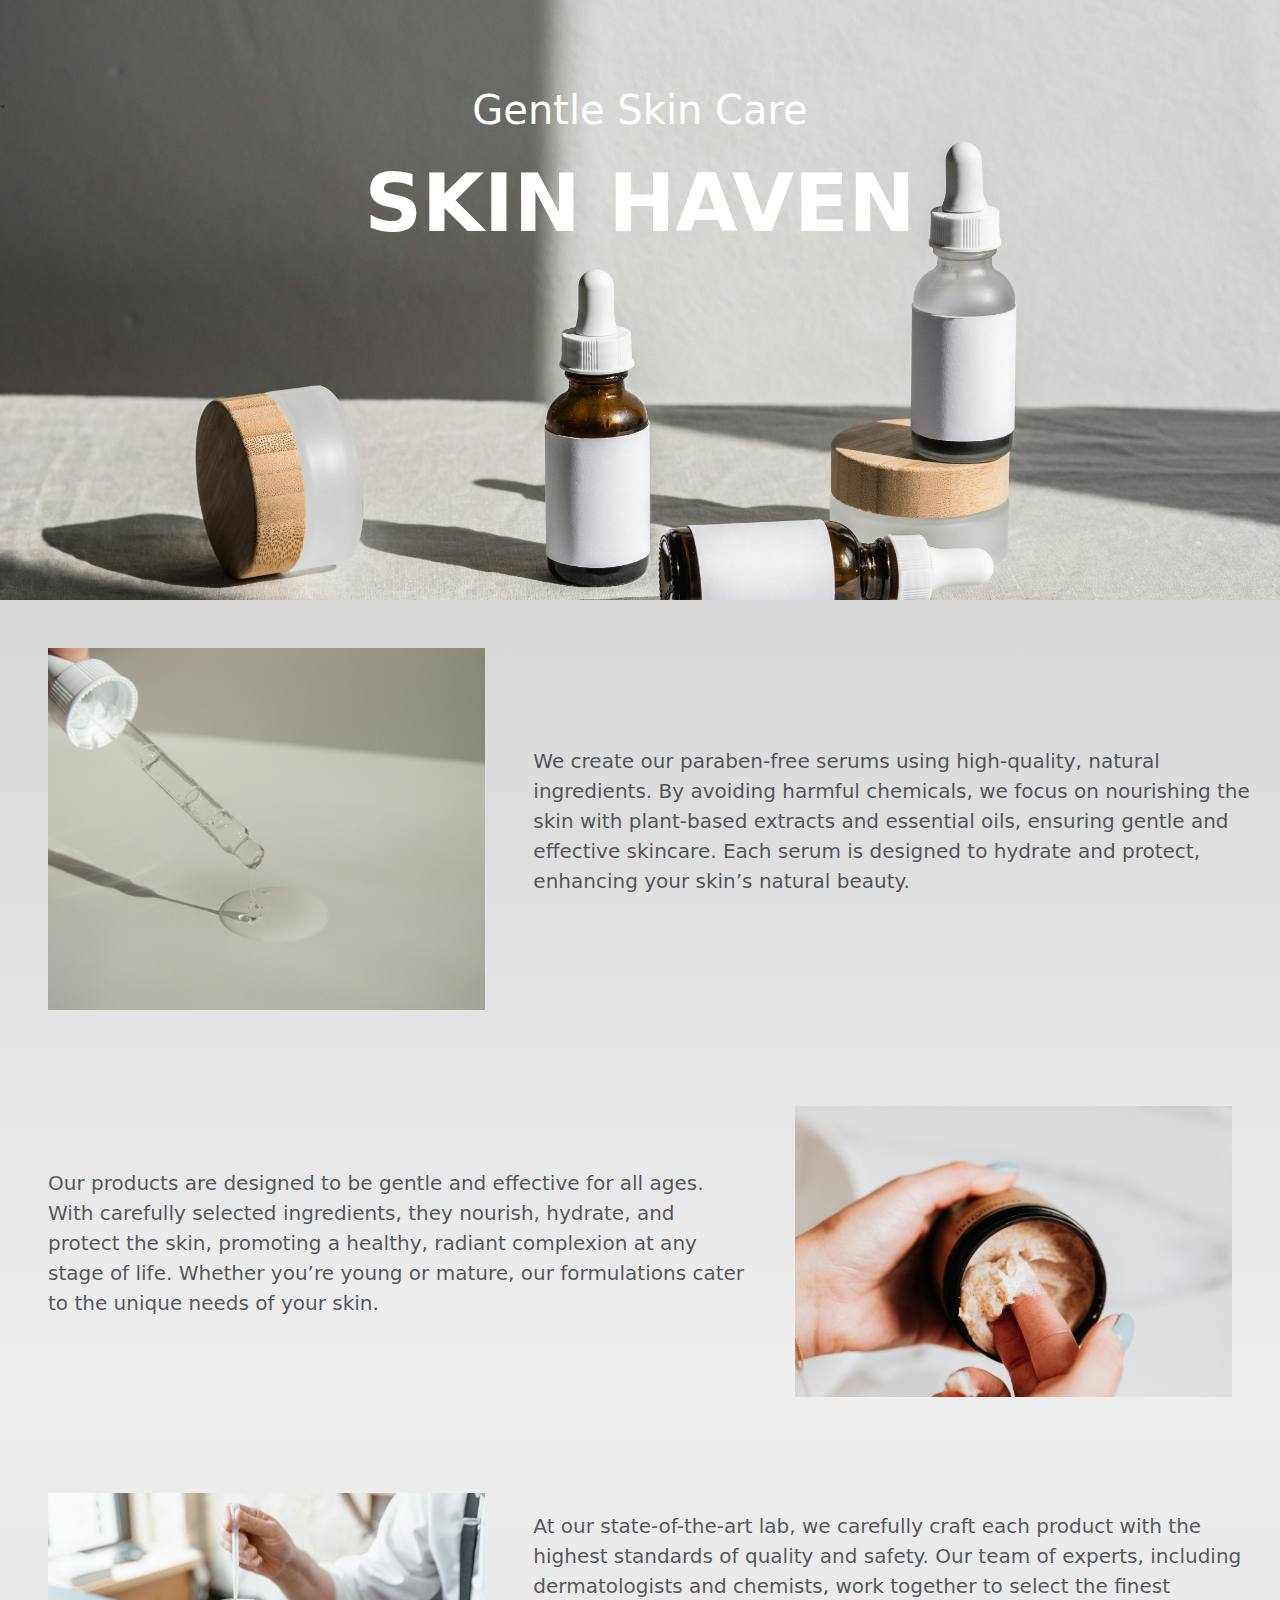
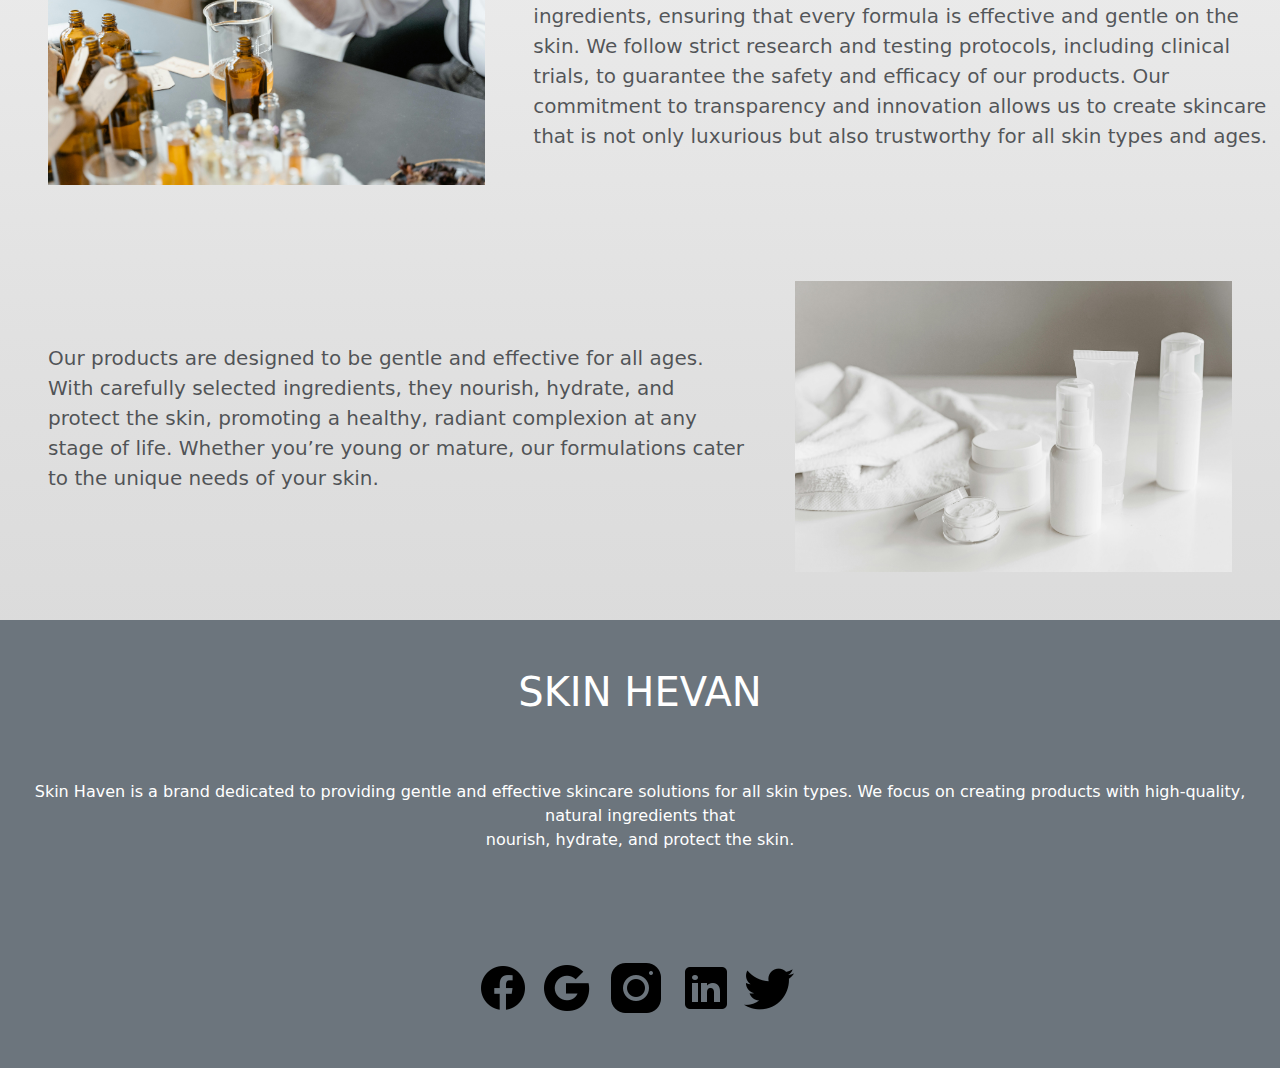
<file: about/index.html>
<!DOCTYPE html>
<html lang="en">
  <head>
    <meta charset="UTF-8" />
    <meta name="viewport" content="width=device-width, initial-scale=1.0" />
    <link
      rel="stylesheet"
      href="https://cdn.jsdelivr.net/npm/bootstrap@5.3.3/dist/css/bootstrap.min.css"
    />

    <link rel="stylesheet" href="/css/style.css" />
    <title>About Us</title>
  </head>
  <body>
    
    <div>
      <div class="text-center bg-img">
        <p class="fs-1 text-center text-white">Gentle Skin Care</p>
        <h1 class="display-1 fw-semibold text-white text-white">SKIN HAVEN</h1>
        <div class="logo" style="margin-top: -190px; margin-left: -950px;">
          <a href="/index.html"><img src="/images/nobg.png" alt=""></a>
        </div> 
      </div>
      

      <!-- 02-->

      

      <div class="row no-gutter">
        <div class="col-5 text-center">
          <img
            src="/about/img/pexels-jill-burrow-6387845.jpg"
            class="w-100 p-5"
            alt=""
          />
        </div>
        <div class="col-7 m-auto fs-5 text-body-secondary">
          <p class="" style="max-width: 800px">
            We create our paraben-free serums using high-quality, natural
            ingredients. By avoiding harmful chemicals, we focus on nourishing
            the skin with plant-based extracts and essential oils, ensuring
            gentle and effective skincare. Each serum is designed to hydrate and
            protect, enhancing your skin’s natural beauty.
          </p>
        </div>
      </div>

      <!-- 03-->
      <div class="row no-gutter">
        <div class="col-7 m-auto fs-5 text-body-secondary">
          <p class="ms-5" style="max-width: 800px">
            Our products are designed to be gentle and effective for all ages.
            With carefully selected ingredients, they nourish, hydrate, and
            protect the skin, promoting a healthy, radiant complexion at any
            stage of life. Whether you’re young or mature, our formulations
            cater to the unique needs of your skin.
          </p>
        </div>
        <div class="col-5 text-center">
          <img
            src="/about/img/pexels-karolina-grabowska-4735941.jpg"
            class="w-100 p-5 rounded"
            alt=""
          />
        </div>
      </div>

      <!-- 04 -->
      <div class="row no-gutter">
        <div class="col-5 text-center">
          <img
            src="/about/img/pexels-mart-production-8450516.jpg"
            class="w-100 p-5"
            alt=""
          />
        </div>
        <div class="col-7 m-auto fs-5 text-body-secondary">
          <p class="" style="max-width: 800px">
            At our state-of-the-art lab, we carefully craft each product with
            the highest standards of quality and safety. Our team of experts,
            including dermatologists and chemists, work together to select the
            finest ingredients, ensuring that every formula is effective and
            gentle on the skin. We follow strict research and testing protocols,
            including clinical trials, to guarantee the safety and efficacy of
            our products. Our commitment to transparency and innovation allows
            us to create skincare that is not only luxurious but also
            trustworthy for all skin types and ages.
          </p>
        </div>
      </div>

      <!-- 05 -->
      <div class="row no-gutter">
        <div class="col-7 m-auto fs-5 text-body-secondary">
          <p class="ms-5" style="max-width: 800px">
            Our products are designed to be gentle and effective for all ages.
            With carefully selected ingredients, they nourish, hydrate, and
            protect the skin, promoting a healthy, radiant complexion at any
            stage of life. Whether you’re young or mature, our formulations
            cater to the unique needs of your skin.
          </p>
        </div>
        <div class="col-5 text-center">
          <img
            src="/about/img/pexels-roman-odintsov-7691164.jpg"
            class="w-100 p-5 rounded"
            alt=""
          />
        </div>
      </div>
      

      <!--  footer -->
      <div class="footer bg-secondary text-white text-center">
        <h1 class="p-5">SKIN HEVAN</h1>
        <p class="mb-5 p-2">
          Skin Haven is a brand dedicated to providing gentle and effective
          skincare solutions for all skin types. We focus on creating products
          with high-quality, natural ingredients that<br />
          nourish, hydrate, and protect the skin.
        </p>
        <div class="p-5 grid gap-3">
          <a href="https://www.facebook.com/" target="_blank"
            ><img src="/images/facebook.png" class="img pe-2" alt=""
          /></a>

          <a href="https://www.google.com/" target="_blank"
            ><img src="/images/google.png" class="img pe-2" alt=""
          /></a>

          <a href="https://www.instagram.com/" target="_blank"
            ><img src="/images/instagram.png" class="img pe-2" alt=""
          /></a>

          <a href="https://in.linkedin.com/" target="_blank"
            ><img src="/images/linkdin.png" class="img pe-2" alt=""
          /></a>

          <a
            href="https://x.com/i/flow/login?input_flow_data=%7B%22requested_variant%22%3A%22eyJsYW5nIjoiZW4ifQ%3D%3D%22%7D"
            target="_blank"
            ><img src="/images/twitter.png" alt="" class="img pe-2"
          /></a>
        </div>
      </div>
      <!-- footer -->
       
    </div>
  </body>
</html>
</file>
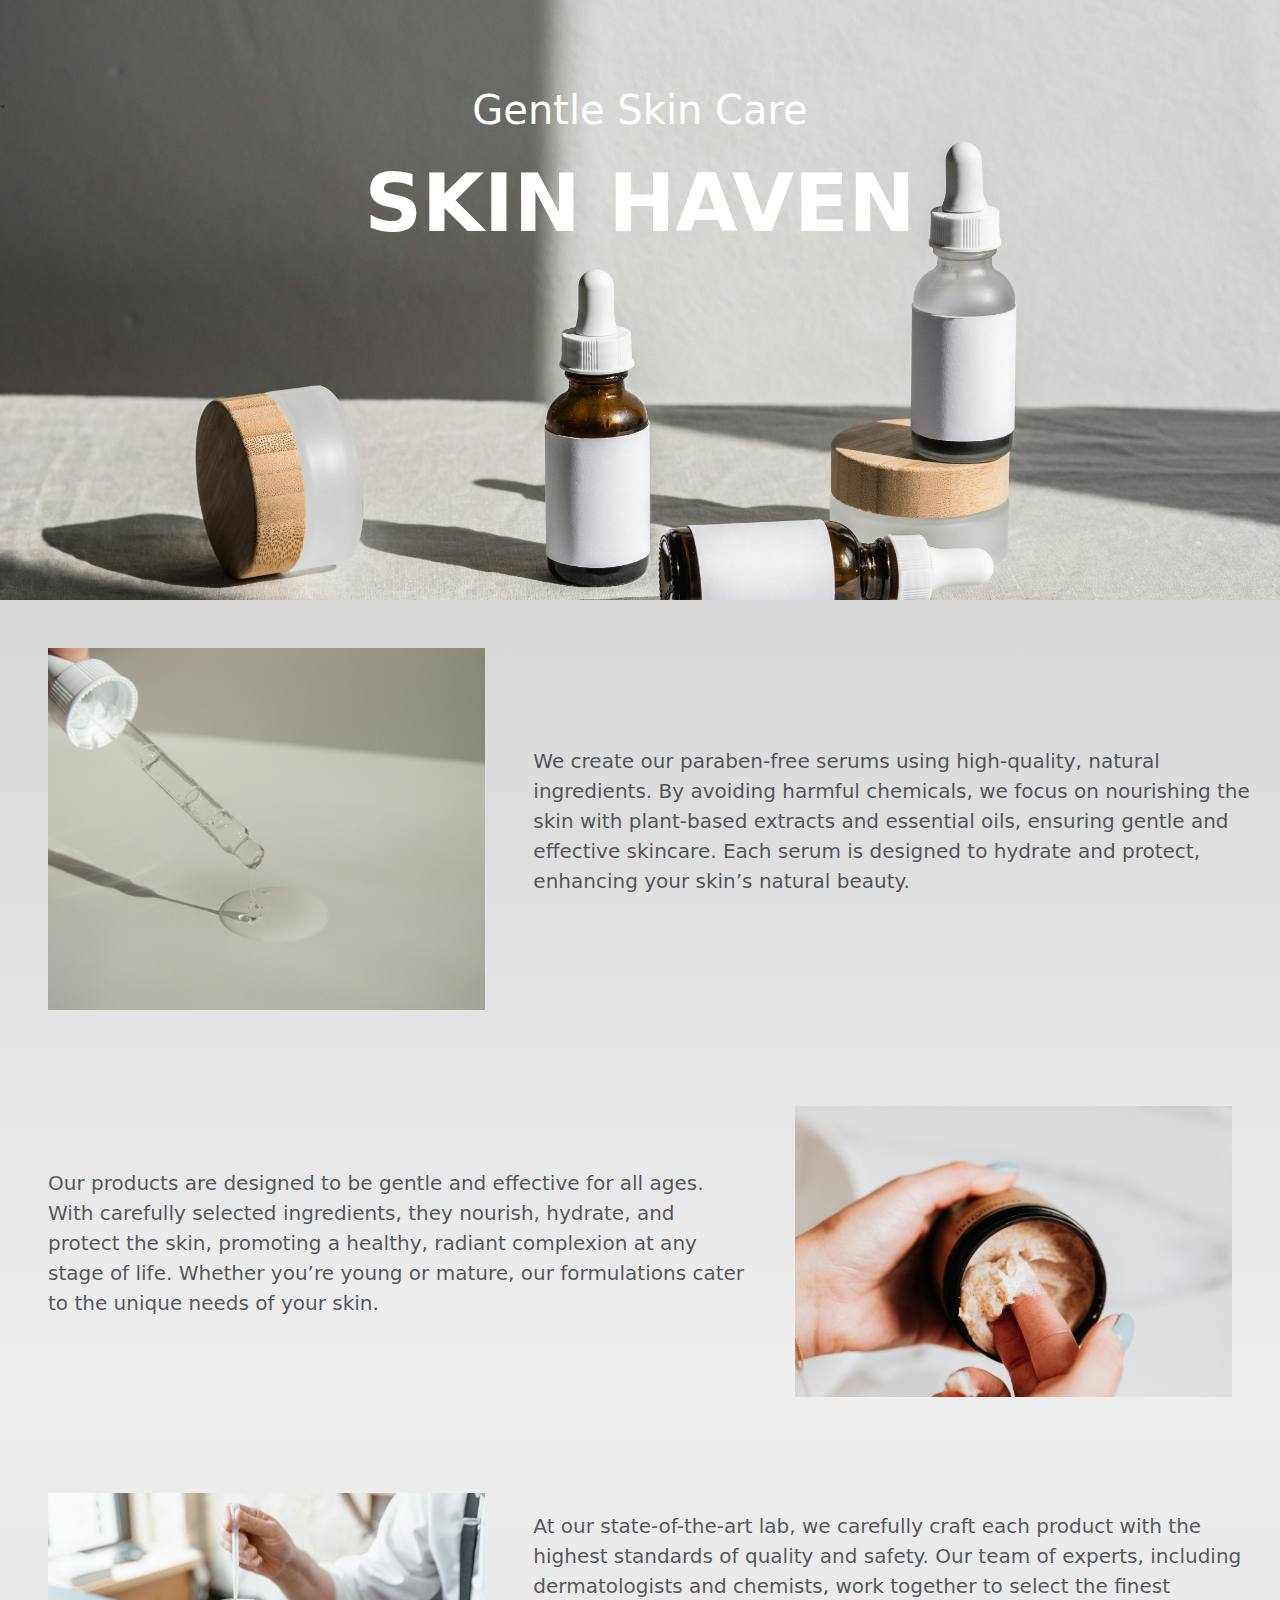
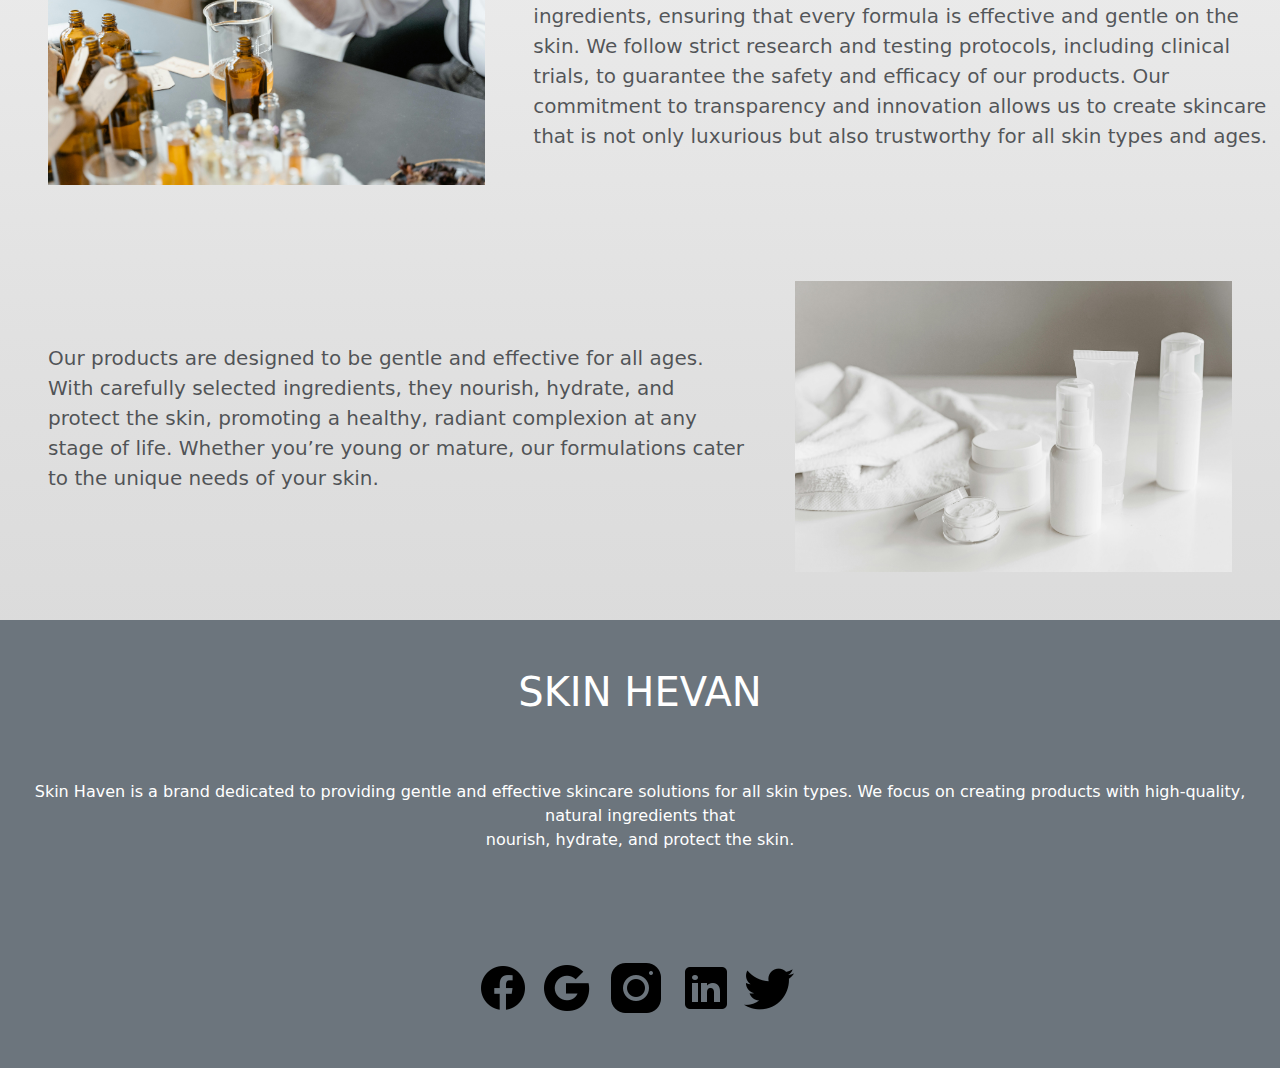
<file: about/about.html>
<!DOCTYPE html>
<html lang="en">
  <head>
    <meta charset="UTF-8" />
    <meta name="viewport" content="width=device-width, initial-scale=1.0" />
    <link
      rel="stylesheet"
      href="https://cdn.jsdelivr.net/npm/bootstrap@5.3.3/dist/css/bootstrap.min.css"
    />

    <link rel="stylesheet" href="/style.css" />
    <title>About Us</title>
  </head>
  <body>
    
    <div>
      <div class="text-center bg-img">
        <p class="fs-1 text-center text-white">Gentle Skin Care</p>
        <h1 class="display-1 fw-semibold text-white text-white">SKIN HAVEN</h1>
        <div class="logo" style="margin-top: -190px; margin-left: -950px;">
          <a href="/index.html"><img src="/images/nobg.png" alt=""></a>
        </div> 
      </div>
      

      <!-- 02-->

      

      <div class="row no-gutter">
        <div class="col-5 text-center">
          <img
            src="/about/img/pexels-jill-burrow-6387845.jpg"
            class="w-100 p-5"
            alt=""
          />
        </div>
        <div class="col-7 m-auto fs-5 text-body-secondary">
          <p class="" style="max-width: 800px">
            We create our paraben-free serums using high-quality, natural
            ingredients. By avoiding harmful chemicals, we focus on nourishing
            the skin with plant-based extracts and essential oils, ensuring
            gentle and effective skincare. Each serum is designed to hydrate and
            protect, enhancing your skin’s natural beauty.
          </p>
        </div>
      </div>

      <!-- 03-->
      <div class="row no-gutter">
        <div class="col-7 m-auto fs-5 text-body-secondary">
          <p class="ms-5" style="max-width: 800px">
            Our products are designed to be gentle and effective for all ages.
            With carefully selected ingredients, they nourish, hydrate, and
            protect the skin, promoting a healthy, radiant complexion at any
            stage of life. Whether you’re young or mature, our formulations
            cater to the unique needs of your skin.
          </p>
        </div>
        <div class="col-5 text-center">
          <img
            src="/about/img/pexels-karolina-grabowska-4735941.jpg"
            class="w-100 p-5 rounded"
            alt=""
          />
        </div>
      </div>

      <!-- 04 -->
      <div class="row no-gutter">
        <div class="col-5 text-center">
          <img
            src="/about/img/pexels-mart-production-8450516.jpg"
            class="w-100 p-5"
            alt=""
          />
        </div>
        <div class="col-7 m-auto fs-5 text-body-secondary">
          <p class="" style="max-width: 800px">
            At our state-of-the-art lab, we carefully craft each product with
            the highest standards of quality and safety. Our team of experts,
            including dermatologists and chemists, work together to select the
            finest ingredients, ensuring that every formula is effective and
            gentle on the skin. We follow strict research and testing protocols,
            including clinical trials, to guarantee the safety and efficacy of
            our products. Our commitment to transparency and innovation allows
            us to create skincare that is not only luxurious but also
            trustworthy for all skin types and ages.
          </p>
        </div>
      </div>

      <!-- 05 -->
      <div class="row no-gutter">
        <div class="col-7 m-auto fs-5 text-body-secondary">
          <p class="ms-5" style="max-width: 800px">
            Our products are designed to be gentle and effective for all ages.
            With carefully selected ingredients, they nourish, hydrate, and
            protect the skin, promoting a healthy, radiant complexion at any
            stage of life. Whether you’re young or mature, our formulations
            cater to the unique needs of your skin.
          </p>
        </div>
        <div class="col-5 text-center">
          <img
            src="/about/img/pexels-roman-odintsov-7691164.jpg"
            class="w-100 p-5 rounded"
            alt=""
          />
        </div>
      </div>
      

      <!--  footer -->
      <div class="footer bg-secondary text-white text-center">
        <h1 class="p-5">SKIN HEVAN</h1>
        <p class="mb-5 p-2">
          Skin Haven is a brand dedicated to providing gentle and effective
          skincare solutions for all skin types. We focus on creating products
          with high-quality, natural ingredients that<br />
          nourish, hydrate, and protect the skin.
        </p>
        <div class="p-5 grid gap-3">
          <a href="https://www.facebook.com/" target="_blank"
            ><img src="/images/facebook.png" class="img pe-2" alt=""
          /></a>

          <a href="https://www.google.com/" target="_blank"
            ><img src="/images/google.png" class="img pe-2" alt=""
          /></a>

          <a href="https://www.instagram.com/" target="_blank"
            ><img src="/images/instagram.png" class="img pe-2" alt=""
          /></a>

          <a href="https://in.linkedin.com/" target="_blank"
            ><img src="/images/linkdin.png" class="img pe-2" alt=""
          /></a>

          <a
            href="https://x.com/i/flow/login?input_flow_data=%7B%22requested_variant%22%3A%22eyJsYW5nIjoiZW4ifQ%3D%3D%22%7D"
            target="_blank"
            ><img src="/images/twitter.png" alt="" class="img pe-2"
          /></a>
        </div>
      </div>
      <!-- footer -->
       
    </div>
  </body>
</html>
</file>
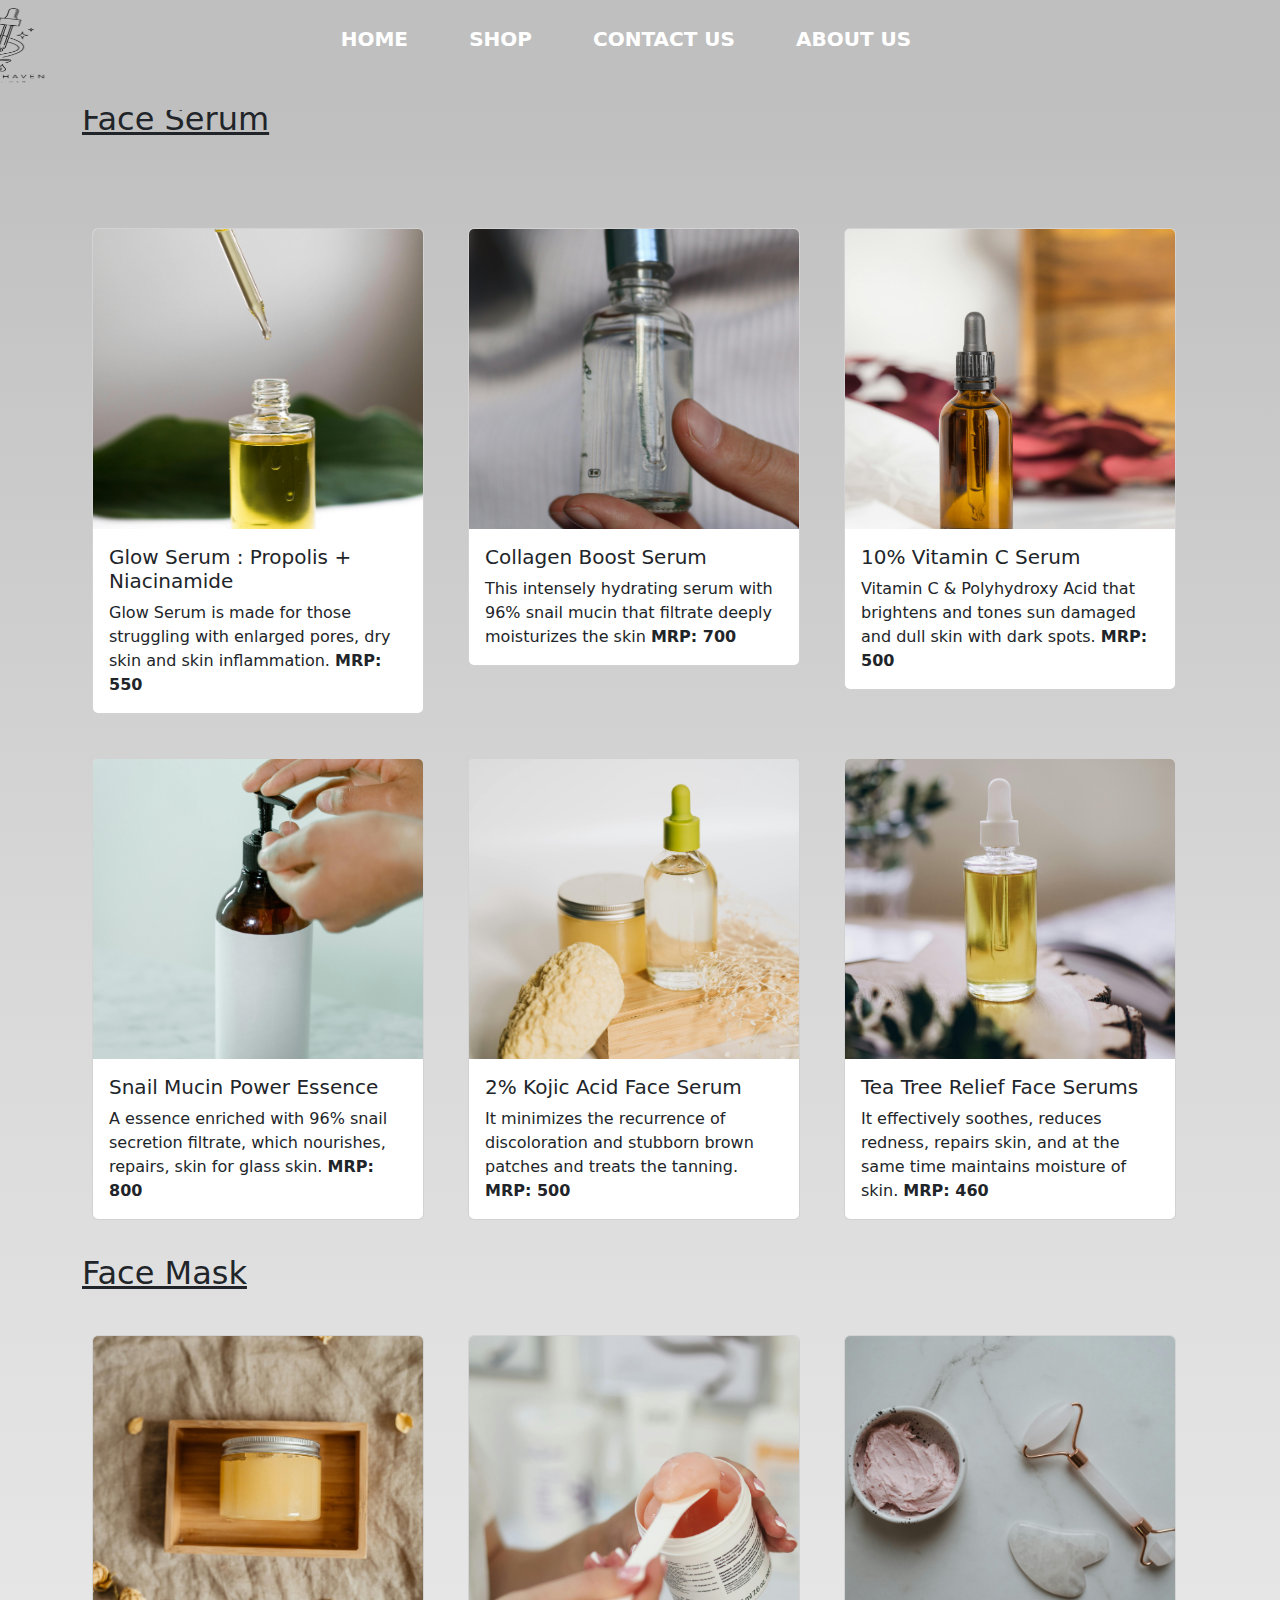
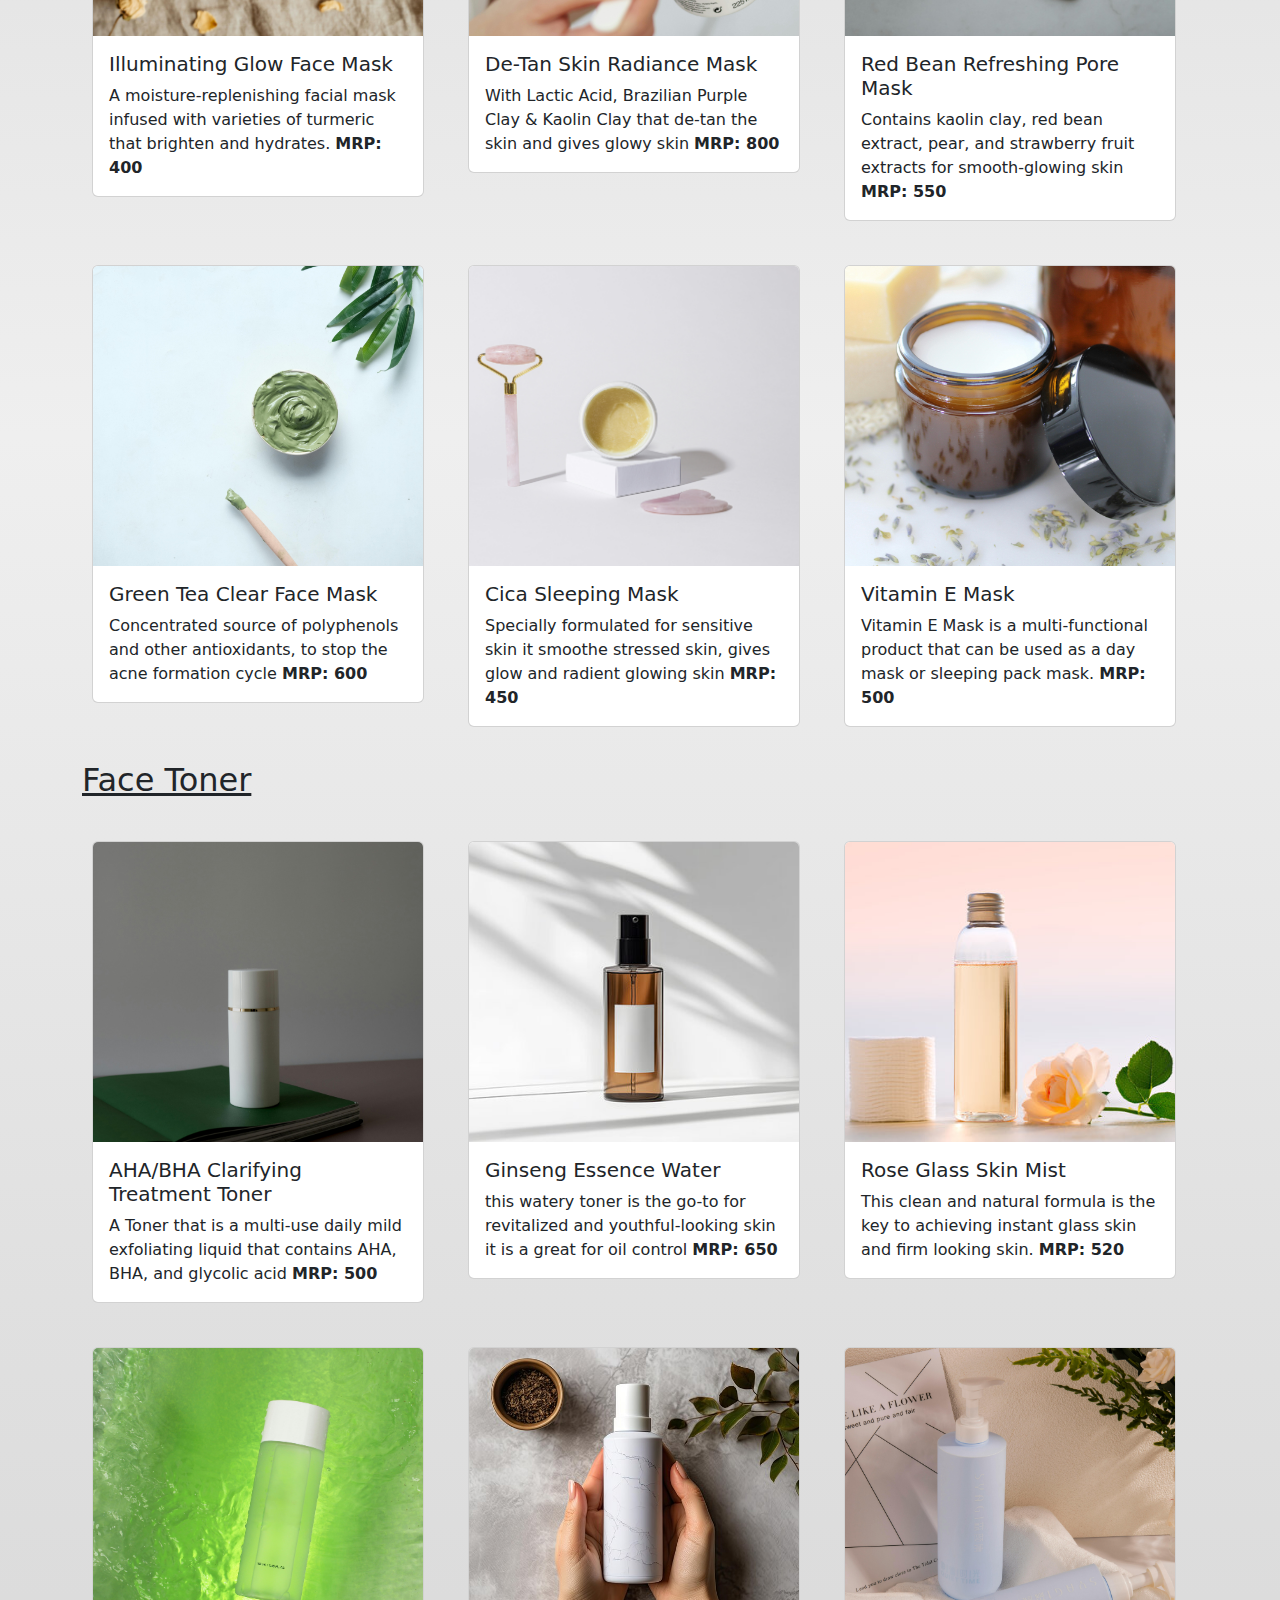
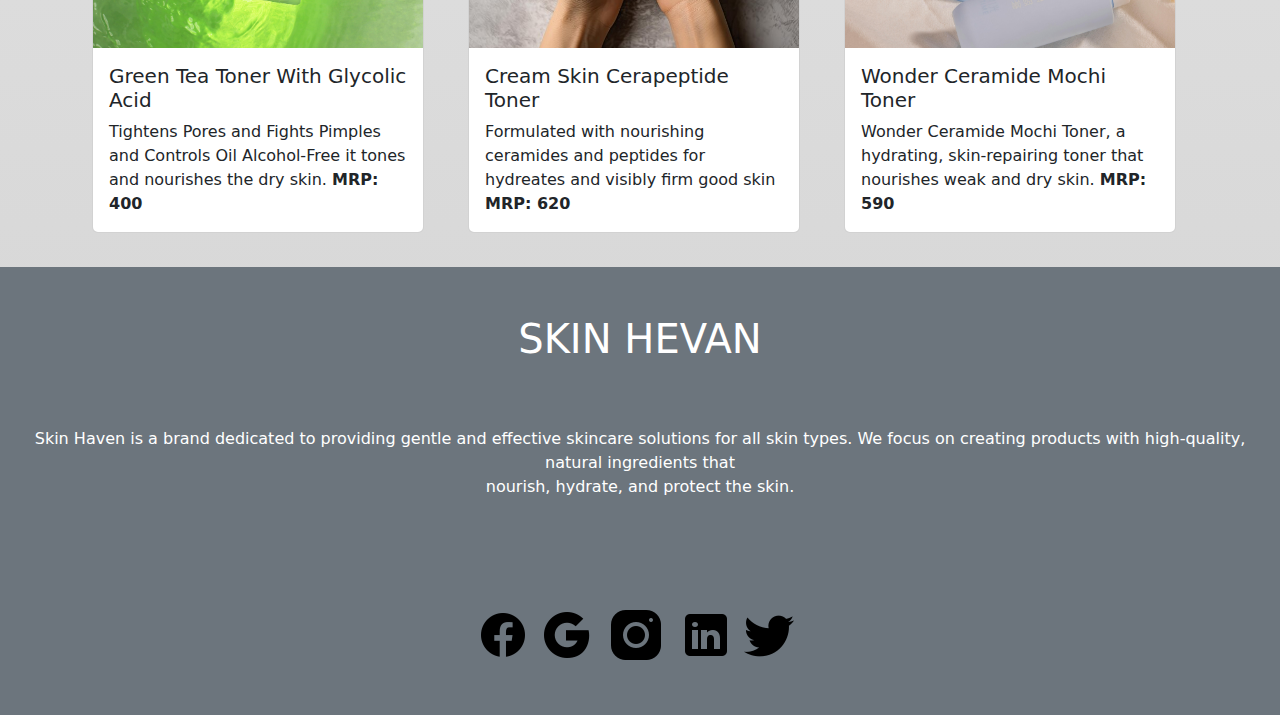
<file: shop/shop.html>
<!DOCTYPE html>
<html lang="en">
  <head>
    <meta charset="UTF-8" />
    <meta name="viewport" content="width=device-width, initial-scale=1.0" />
    <title>Card Layout</title>
    <!-- Bootstrap CSS -->
    <link
      rel="stylesheet"
      href="https://cdn.jsdelivr.net/npm/bootstrap@5.3.3/dist/css/bootstrap.min.css"
    />
    <link rel="stylesheet" href="/css/style.css" />
    <style>
      /* Custom CSS for card styling */
      .card {
        margin: 10px;
      }
      .card-img-top {
        height: 300px; /* Set a fixed height */
        object-fit: cover; /* Ensures the image scales properly */
      }
    </style>
  </head>

  <body>
    <!-- Navigation Bar-------------------------------------------- -->
    <div
      class="d-flex justify-content-center opacity-100 position-fixed fixed-top"
      style="background-color: rgb(192, 191, 191)"
    >
    <div class="logo" style="margin-left: -60px; margin-top: 40px;">
      <a href="/index.html"><img src="/images/nobg.png" alt=""></a>
    </div> 
      <ul>
        <li class="list-inline-item">
          <a
            href=""
            class="text-decoration-none text-white m-4 fs-5 fw-semibold"
            >HOME</a
          >
        </li>

        <li class="nav-item dropdown list-inline-item">
          <a
            class="nav-link text-white m-4 fs-5 fw-semibold"
            href="/shop/shop.html"
            role="button"
            data-bs-toggle="dropdown"
            aria-expanded="false"
          >
            SHOP
          </a>
        </li>

        <li class="list-inline-item">
          <a
            href="/contactUS/index.html"
            class="text-decoration-none text-white m-4 fs-5 fw-semibold"
            >CONTACT US</a
          >
        </li>
        <li class="list-inline-item">
          <a
            href="/about/about.html"
            class="text-decoration-none text-white m-4 fs-5 fw-semibold"
            >ABOUT US</a
          >
        </li>
      </ul>
    </div>

    <div class="container mt-5">
      <!-- block 1 -->

      <div>
        <div class="heading text-decoration-underline pb-4 mb-5">
          <h2 class="" style="margin-top: 100px">Face Serum</h2>
        </div>

        <!-- Parent div with flexbox -->
        <div class="row row-cols-1 row-cols-md-2 row-cols-lg-3">
          <!-- Card 1 -->
          <div class="box col mb-4">
            <div class="card">
              <img
                src="./imgs/serum01.jpg"
                class="card-img-top"
                alt="Card image"
              />
              <div class="card-body">
                <h5 class="card-title">Glow Serum : Propolis + Niacinamide</h5>
                <p class="card-text">
                  Glow Serum is made for those struggling with enlarged pores,
                  dry skin and skin inflammation.
                  <span class="fw-bold">MRP: 550</span>
                </p>
              </div>
            </div>
          </div>

          <!-- Card 2 -->

          <div class="box col mb-4">
            <div class="card">
              <img
                src="./imgs/serum02.jpg"
                class="card-img-top"
                alt="Card image"
              />
              <div class="card-body">
                <h5 class="card-title">Collagen Boost Serum</h5>
                <p class="card-text">
                  This intensely hydrating serum with 96% snail mucin that
                  filtrate deeply moisturizes the skin
                  <span class="fw-bold">MRP: 700</span>
                </p>
              </div>
            </div>
          </div>

          <!-- Card 3 -->

          <div class="box col mb-4">
            <div class="card">
              <img
                src="./imgs/serum03.jpg"
                class="card-img-top"
                alt="Card image"
              />
              <div class="card-body">
                <h5 class="card-title">10% Vitamin C Serum</h5>
                <p class="card-text">
                  Vitamin C & Polyhydroxy Acid that brightens and tones sun
                  damaged and dull skin with dark spots.
                  <span class="fw-bold">MRP: 500</span>
                </p>
              </div>
            </div>
          </div>

          <!-- Card 4 -->

          <div class="box col mb-4">
            <div class="card">
              <img
                src="./imgs/serum05.jpg"
                class="card-img-top"
                alt="Card image"
              />
              <div class="card-body">
                <h5 class="card-title">Snail Mucin Power Essence</h5>
                <p class="card-text">
                  A essence enriched with 96% snail secretion filtrate, which
                  nourishes, repairs, skin for glass skin.
                  <span class="fw-bold">MRP: 800</span>
                </p>
              </div>
            </div>
          </div>

          <!-- Card 5 -->

          <div class="box col mb-4">
            <div class="card">
              <img
                src="./imgs/serum06.jpg"
                class="card-img-top"
                alt="Card image"
              />
              <div class="card-body">
                <h5 class="card-title">2% Kojic Acid Face Serum</h5>
                <p class="card-text">
                  It minimizes the recurrence of discoloration and stubborn
                  brown patches and treats the tanning.
                  <span class="fw-bold">MRP: 500</span>
                </p>
              </div>
            </div>
          </div>

          <!-- Card 6 -->

          <div class="box col mb-4">
            <div class="card">
              <img
                src="./imgs/serum04.jpg"
                class="card-img-top"
                alt="Card image"
              />
              <div class="card-body">
                <h5 class="card-title">Tea Tree Relief Face Serums</h5>
                <p class="card-text">
                  It effectively soothes, reduces redness, repairs skin, and at
                  the same time maintains moisture of skin.
                  <span class="fw-bold">MRP: 460</span>
                </p>
              </div>
            </div>
          </div>
        </div>
      </div>

      <!-- block 2---------------------------------------------------------- -->

      <div>
        <div class="heading text-decoration-underline pb-4">
          <h2>Face Mask</h2>
        </div>
        <!-- Parent div with flexbox -->
        <div class="row row-cols-1 row-cols-md-2 row-cols-lg-3">
          <!-- Card 1 -->
          <div class="box col mb-4">
            <div class="card">
              <img
                src="./imgs/mask01.jpg"
                class="card-img-top"
                alt="Card image"
              />
              <div class="card-body">
                <h5 class="card-title">Illuminating Glow Face Mask</h5>
                <p class="card-text">
                  A moisture-replenishing facial mask infused with varieties of
                  turmeric that brighten and hydrates.
                  <span class="fw-bold">MRP: 400</span>
                </p>
              </div>
            </div>
          </div>
          <!-- Card 2 -->
          <div class="box col mb-4">
            <div class="card">
              <img
                src="./imgs/mask03.jpg"
                class="card-img-top"
                alt="Card image"
              />
              <div class="card-body">
                <h5 class="card-title">De-Tan Skin Radiance Mask</h5>
                <p class="card-text">
                  With Lactic Acid, Brazilian Purple Clay & Kaolin Clay that
                  de-tan the skin and gives glowy skin
                  <span class="fw-bold">MRP: 800</span>
                </p>
              </div>
            </div>
          </div>
          <!-- Card 3 -->
          <div class="box col mb-4">
            <div class="card">
              <img
                src="./imgs/mask04.jpg"
                class="card-img-top"
                alt="Card image"
              />
              <div class="card-body">
                <h5 class="card-title">Red Bean Refreshing Pore Mask</h5>
                <p class="card-text">
                  Contains kaolin clay, red bean extract, pear, and strawberry
                  fruit extracts for smooth-glowing skin
                  <span class="fw-bold">MRP: 550</span>
                </p>
              </div>
            </div>
          </div>
          <!-- Card 4 -->
          <div class="box col mb-4">
            <div class="card">
              <img
                src="./imgs/mask05.jpg"
                class="card-img-top"
                alt="Card image"
              />
              <div class="card-body">
                <h5 class="card-title">Green Tea Clear Face Mask</h5>
                <p class="card-text">
                  Concentrated source of polyphenols and other antioxidants, to
                  stop the acne formation cycle
                  <span class="fw-bold">MRP: 600</span>
                </p>
              </div>
            </div>
          </div>
          <!-- Card 5 -->
          <div class="box col mb-4">
            <div class="card">
              <img
                src="./imgs/mask02.jpg"
                class="card-img-top"
                alt="Card image"
              />
              <div class="card-body">
                <h5 class="card-title">Cica Sleeping Mask</h5>
                <p class="card-text">
                  Specially formulated for sensitive skin it smoothe stressed
                  skin, gives glow and radient glowing skin
                  <span class="fw-bold">MRP: 450</span>
                </p>
              </div>
            </div>
          </div>
          <!-- Card 6 -->
          <div class="box col mb-4">
            <div class="card">
              <img
                src="./imgs/mask6.jpg"
                class="card-img-top"
                alt="Card image"
              />
              <div class="card-body">
                <h5 class="card-title">Vitamin E Mask</h5>
                <p class="card-text">
                  Vitamin E Mask is a multi-functional product that can be used
                  as a day mask or sleeping pack mask.
                  <span class="fw-bold">MRP: 500</span>
                </p>
              </div>
            </div>
          </div>
        </div>
      </div>

      <!-- block 3--------------------------------------------------------- -->

      <div>
        <div class="heading text-decoration-underline pb-4">
          <h2>Face Toner</h2>
        </div>
        <!-- Parent div with flexbox -->
        <div class="row row-cols-1 row-cols-md-2 row-cols-lg-3">
          <!-- Card 1 -->
          <div class="box col mb-4">
            <div class="card">
              <img
                src="./imgs/toner01.jpg"
                class="card-img-top"
                alt="Card image"
              />
              <div class="card-body">
                <h5 class="card-title">AHA/BHA Clarifying Treatment Toner</h5>
                <p class="card-text">
                  A Toner that is a multi-use daily mild exfoliating liquid that
                  contains AHA, BHA, and glycolic acid
                  <span class="fw-bold">MRP: 500</span>
                </p>
              </div>
            </div>
          </div>
          <!-- Card 2 -->
          <div class="box col mb-4">
            <div class="card">
              <img
                src="./imgs/toner7.jpg"
                class="card-img-top"
                alt="Card image"
              />
              <div class="card-body">
                <h5 class="card-title">Ginseng Essence Water</h5>
                <p class="card-text">
                  this watery toner is the go-to for revitalized and
                  youthful-looking skin it is a great for oil control
                  <span class="fw-bold">MRP: 650</span>
                </p>
              </div>
            </div>
          </div>
          <!-- Card 3 -->
          <div class="box col mb-4">
            <div class="card">
              <img
                src="./imgs/toner6.jpg"
                class="card-img-top"
                alt="Card image"
              />
              <div class="card-body">
                <h5 class="card-title">Rose Glass Skin Mist</h5>
                <p class="card-text">
                  This clean and natural formula is the key to achieving instant
                  glass skin and firm looking skin.
                  <span class="fw-bold">MRP: 520</span>
                </p>
              </div>
            </div>
          </div>
          <!-- Card 4 -->
          <div class="box col mb-4">
            <div class="card">
              <img
                src="./imgs/toner04.jpg"
                class="card-img-top"
                alt="Card image"
              />
              <div class="card-body">
                <h5 class="card-title">Green Tea Toner With Glycolic Acid</h5>
                <p class="card-text">
                  Tightens Pores and Fights Pimples and Controls Oil
                  Alcohol-Free it tones and nourishes the dry skin.
                  <span class="fw-bold">MRP: 400</span>
                </p>
              </div>
            </div>
          </div>
          <!-- Card 5 -->
          <div class="box col mb-4">
            <div class="card">
              <img
                src="./imgs/toner3.jpg"
                class="card-img-top"
                alt="Card image"
              />
              <div class="card-body">
                <h5 class="card-title">Cream Skin Cerapeptide Toner</h5>
                <p class="card-text">
                  Formulated with nourishing ceramides and peptides for
                  hydreates and visibly firm good skin
                  <span class="fw-bold">MRP: 620</span>
                </p>
              </div>
            </div>
          </div>
          <!-- Card 6 -->
          <div class="box col mb-4">
            <div class="card">
              <img
                src="./imgs/toner05.jpg"
                class="card-img-top"
                alt="Card image"
              />
              <div class="card-body">
                <h5 class="card-title">Wonder Ceramide Mochi Toner</h5>
                <p class="card-text">
                  Wonder Ceramide Mochi Toner, a hydrating, skin-repairing toner
                  that nourishes weak and dry skin.
                  <span class="fw-bold">MRP: 590</span>
                </p>
              </div>
            </div>
          </div>
        </div>
      </div>
    </div>

    <!--  footer -->
    <div class="footer bg-secondary text-white text-center">
      <h1 class="p-5">SKIN HEVAN</h1>
      <p class="mb-5 p-2">
        Skin Haven is a brand dedicated to providing gentle and effective
        skincare solutions for all skin types. We focus on creating products
        with high-quality, natural ingredients that<br />
        nourish, hydrate, and protect the skin.
      </p>
      <div class="p-5 grid gap-3">
        <a href="https://www.facebook.com/" target="_blank"
          ><img src="/images/facebook.png" class="img pe-2" alt=""
        /></a>

        <a href="https://www.google.com/" target="_blank"
          ><img src="/images/google.png" class="img pe-2" alt=""
        /></a>

        <a href="https://www.instagram.com/" target="_blank"
          ><img src="/images/instagram.png" class="img pe-2" alt=""
        /></a>

        <a href="https://in.linkedin.com/" target="_blank"
          ><img src="/images/linkdin.png" class="img pe-2" alt=""
        /></a>

        <a
          href="https://x.com/i/flow/login?input_flow_data=%7B%22requested_variant%22%3A%22eyJsYW5nIjoiZW4ifQ%3D%3D%22%7D"
          target="_blank"
          ><img src="/images/twitter.png" alt="" class="img pe-2"
        /></a>
      </div>
    </div>

    <!-- Bootstrap JS and Popper.js -->
  </body>
</html>
</file>
<file: css/style.css>
body {
  background-image: linear-gradient(
    to top,
    lightgrey 0%,
    lightgrey 1%,
    #e0e0e0 26%,
    #efefef 48%,
    #d9d9d9 75%,
    #bcbcbc 100%
  );
  background-repeat: no-repeat;
}

.bg-img {
  background: url("/about/img/pexels-polina-kovaleva-8101512.jpg") center center /
    cover;
  height: 600px;
  padding-top: 80px;
}
.bg-imgg {
  background: url("/contactUS/img/background.png") center center / cover;
  height: 680px;
  padding-top: 80px;
  background-repeat: no-repeat;
}
.img {
  border-radius: 7px;
  transition: box-shadow 0.3s ease-in-out;
}
.img:hover {
  box-shadow: 0 0 15px rgb(30, 31, 31);
}
.parentLeft {
  align-items: center;
  margin-left: 20%;
  width: 66%;
}
.form-container {
  background-color: #ffffff;
  padding: 1rem;
  border-radius: 0.5rem;
  box-shadow: 0 4px 8px rgba(0, 0, 0, 0.1);
  max-width: 400px;
  width: 100%;
}
.form-label {
  font-size: 0.85rem;
}
.form-control {
  height: 25px;
  font-size: 0.85rem;
}
textarea.form-control {
  height: 80px;
}
.btn-custom {
  background-color: #00bcd4;
  color: white;
  height: 40px;
  font-size: 0.875rem;
}
.btn-custom:hover {
  background-color: #0097a7;
}
.no-gutter {
  --bs-gutter-x: 0;
}
.box {
  cursor: pointer;
  transition: transform 0.3s ease;
}
.box:hover {
  transform: scale(1.1);
}
.imggg img {
  /* Rounded corners */
  border: none;
}

.form-container-02 {
  background-color: #ffffff;
  padding: 1rem;
  border-radius: 0.5rem;
  box-shadow: 0 4px 8px rgba(0, 0, 0, 0.1);
  max-width: 500px;
  width: 100%;
  height: 70vh;
  max-height: 80vh;
}
.form-container-02 input {
  height: auto;
}
.button {
  background-color: rgb(192, 191, 191);
  margin-top: 18px;
  margin-left: 800%;
  border: none;
}
.button:hover {
  background-color: rgb(160, 160, 160);
}
.cart {
  margin-left: 930%;
  margin-top: -32px;
}
.logo a img {
  width: 240px;
  height: 130px;
  margin-top: -60px;
  margin-left: -400px;
}
.row {
  margin-right: 0;
}
</file>
<file: style.css>
body {
  background-image: linear-gradient(
    to top,
    lightgrey 0%,
    lightgrey 1%,
    #e0e0e0 26%,
    #efefef 48%,
    #d9d9d9 75%,
    #bcbcbc 100%
  );
  background-repeat: no-repeat;
}

.bg-img {
  background: url("/about/img/pexels-polina-kovaleva-8101512.jpg") center center /
    cover;
  height: 600px;
  padding-top: 80px;
}
.bg-imgg {
  background: url("/ContactUS/img/background.png") center center / cover;
  height: 680px;
  padding-top: 80px;
  background-repeat: no-repeat;
}
.img {
  border-radius: 7px;
  transition: box-shadow 0.3s ease-in-out;
}
.img:hover {
  box-shadow: 0 0 15px rgb(30, 31, 31);
}
.parentLeft {
  align-items: center;
  margin-left: 20%;
  width: 66%;
}
.form-container {
  background-color: #ffffff;
  padding: 1rem;
  border-radius: 0.5rem;
  box-shadow: 0 4px 8px rgba(0, 0, 0, 0.1);
  max-width: 400px;
  width: 100%;
}
.form-label {
  font-size: 0.85rem;
}
.form-control {
  height: 25px;
  font-size: 0.85rem;
}
textarea.form-control {
  height: 80px;
}
.btn-custom {
  background-color: #00bcd4;
  color: white;
  height: 40px;
  font-size: 0.875rem;
}
.btn-custom:hover {
  background-color: #0097a7;
}
.no-gutter {
  --bs-gutter-x: 0;
}
.box {
  cursor: pointer;
  transition: transform 0.3s ease;
}
.box:hover {
  transform: scale(1.1);
}
.imggg img {
  /* Rounded corners */
  border: none;
}

.form-container-02 {
  background-color: #ffffff;
  padding: 1rem;
  border-radius: 0.5rem;
  box-shadow: 0 4px 8px rgba(0, 0, 0, 0.1);
  max-width: 500px;
  width: 100%;
  height: 70vh;
  max-height: 80vh;
}
.form-container-02 input {
  height: auto;
}
.button {
  background-color: rgb(192, 191, 191);
  margin-top: 18px;
  margin-left: 800%;
  border: none;
}
.button:hover {
  background-color: rgb(160, 160, 160);
}
.cart {
  margin-left: 930%;
  margin-top: -32px;
  
}
.logo a img{
  width: 240px;
    height: 130px;
margin-top: -60px;
margin-left: -400px;
}
.row{
  margin-right: 0;
}
</file>
